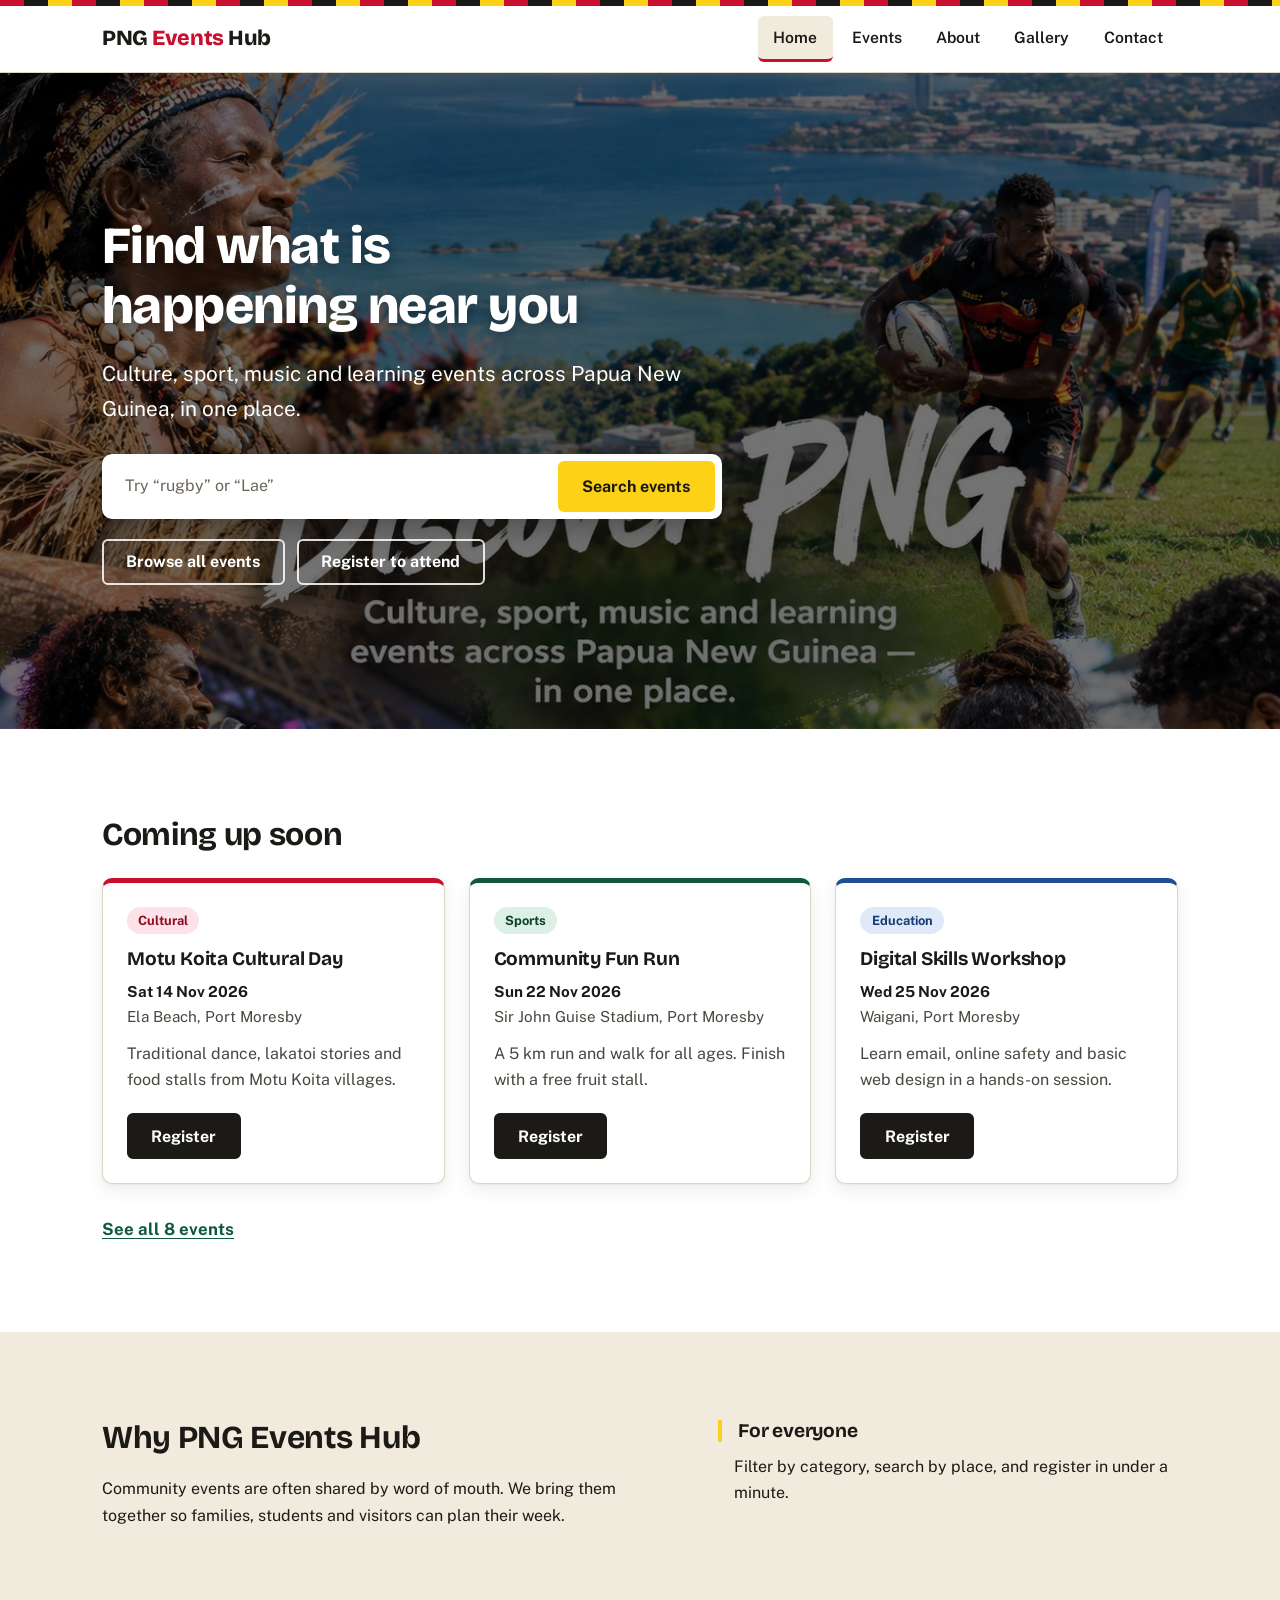
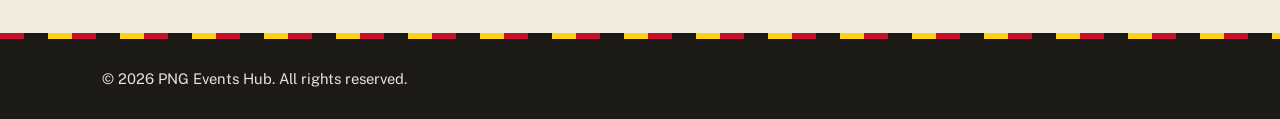
<file: index.html>
<!DOCTYPE html>
<html lang="en">
<head>
    <meta charset="UTF-8">
    <meta name="viewport" content="width=device-width, initial-scale=1.0">
    <meta name="description" content="Discover cultural, sports, music and education events across Papua New Guinea.">
    <title>Home | PNG Events Hub</title>
    <link rel="preconnect" href="https://fonts.googleapis.com">
    <link rel="preconnect" href="https://fonts.gstatic.com" crossorigin>
    <link href="https://fonts.googleapis.com/css2?family=Bricolage+Grotesque:wght@600;700;800&family=Public+Sans:wght@400;600;700&display=swap" rel="stylesheet">
    <link rel="stylesheet" href="css/style.css">
    <link rel="stylesheet" href="css/index.css">
    <style>
        /* Hero background image with dark overlay for text readability */
        .hero {
            background-image: linear-gradient(rgba(0, 0, 0, 0.55), rgba(0, 0, 0, 0.55)), url("images/img1.jpg");
            background-size: cover;
            background-position: center;
            background-repeat: no-repeat;
            color: #fff;
        }
        .hero h1,
        .hero p {
            color: #fff;
        }
    </style>
</head>
<body>
    <a class="skip-link" href="#main">Skip to main content</a>

    <!-- HEADER -->
    <header class="site-header">
        <div class="weave" aria-hidden="true"></div>
        <div class="container header-inner">
            <a href="index.html" class="brand">
                PNG <span>Events</span> Hub
            </a>
            <nav aria-label="Main navigation">
                <button class="nav-toggle" type="button" aria-expanded="false" aria-controls="nav-list">Menu</button>
                <ul class="nav-list" id="nav-list">
                    <li>
                        <a href="index.html" aria-current="page">Home</a>
                    </li>
                    <li>
                        <a href="events.html">Events</a>
                    </li>
                    <li>
                        <a href="about.html">About</a>
                    </li>
                    <li>
                        <a href="gallery.html">Gallery</a>
                    </li>
                    <li>
                        <a href="contact.html">Contact</a>
                    </li>
                </ul>
            </nav>
        </div>
    </header>

    <!-- MAIN CONTENT -->
    <main id="main">
        <section class="hero">
            <div class="container">
                <h1>Find what is happening near you</h1>
                <p>Culture, sport, music and learning events across Papua New Guinea, in one place.</p>
                <form class="hero-search" id="hero-search" role="search">
                    <label class="visually-hidden" for="hero-q">Search events</label>
                    <input type="search" id="hero-q" name="q" placeholder="Try &ldquo;rugby&rdquo; or &ldquo;Lae&rdquo;">
                    <button class="btn btn--primary" type="submit">Search events</button>
                </form>
                <div class="hero-actions">
                    <a class="btn btn--ghost" href="events.html">Browse all events</a>
                    <a class="btn btn--ghost" href="contact.html">Register to attend</a>
                </div>
            </div>
        </section>

        <section class="section" aria-labelledby="featured-title">
            <div class="container">
                <h2 id="featured-title">Coming up soon</h2>
                <div class="event-grid">
                    <article class="event-card" data-category="Cultural">
                        <span class="tag">Cultural</span>
                        <h3>Motu Koita Cultural Day</h3>
                        <p class="event-meta"><strong>Sat 14 Nov 2026</strong><br>Ela Beach, Port Moresby</p>
                        <p class="desc">Traditional dance, lakatoi stories and food stalls from Motu Koita villages.</p>
                        <a class="btn btn--dark" href="contact.html">Register<span class="visually-hidden"> for Motu Koita Cultural Day</span></a>
                    </article>
                    <article class="event-card" data-category="Sports">
                        <span class="tag">Sports</span>
                        <h3>Community Fun Run</h3>
                        <p class="event-meta"><strong>Sun 22 Nov 2026</strong><br>Sir John Guise Stadium, Port Moresby</p>
                        <p class="desc">A 5 km run and walk for all ages. Finish with a free fruit stall.</p>
                        <a class="btn btn--dark" href="contact.html">Register<span class="visually-hidden"> for Community Fun Run</span></a>
                    </article>
                    <article class="event-card" data-category="Education">
                        <span class="tag">Education</span>
                        <h3>Digital Skills Workshop</h3>
                        <p class="event-meta"><strong>Wed 25 Nov 2026</strong><br>Waigani, Port Moresby</p>
                        <p class="desc">Learn email, online safety and basic web design in a hands-on session.</p>
                        <a class="btn btn--dark" href="contact.html">Register<span class="visually-hidden"> for Digital Skills Workshop</span></a>
                    </article>
                </div>
                <p class="see-all"><a href="events.html">See all 8 events</a></p>
            </div>
        </section>

        <section class="section section--sand" aria-labelledby="why-title">
            <div class="container about-grid">
                <div>
                    <h2 id="why-title">Why PNG Events Hub</h2>
                    <p>Community events are often shared by word of mouth. We bring them together so families, students and visitors can plan their week.</p>
                </div>
                <div>
                    <h3>For everyone</h3>
                    <p>Filter by category, search by place, and register in under a minute.</p>
                </div>
            </div>
        </section>
    </main>

    <!-- FOOTER -->
    <footer class="site-footer">
        <div class="weave" aria-hidden="true"></div>
        <div class="container">
            <p>
                &copy; 2026 PNG Events Hub. All rights reserved.
            </p>
        </div>
    </footer>

    <script src="js/index.js"></script>

</body>

</html>
</file>
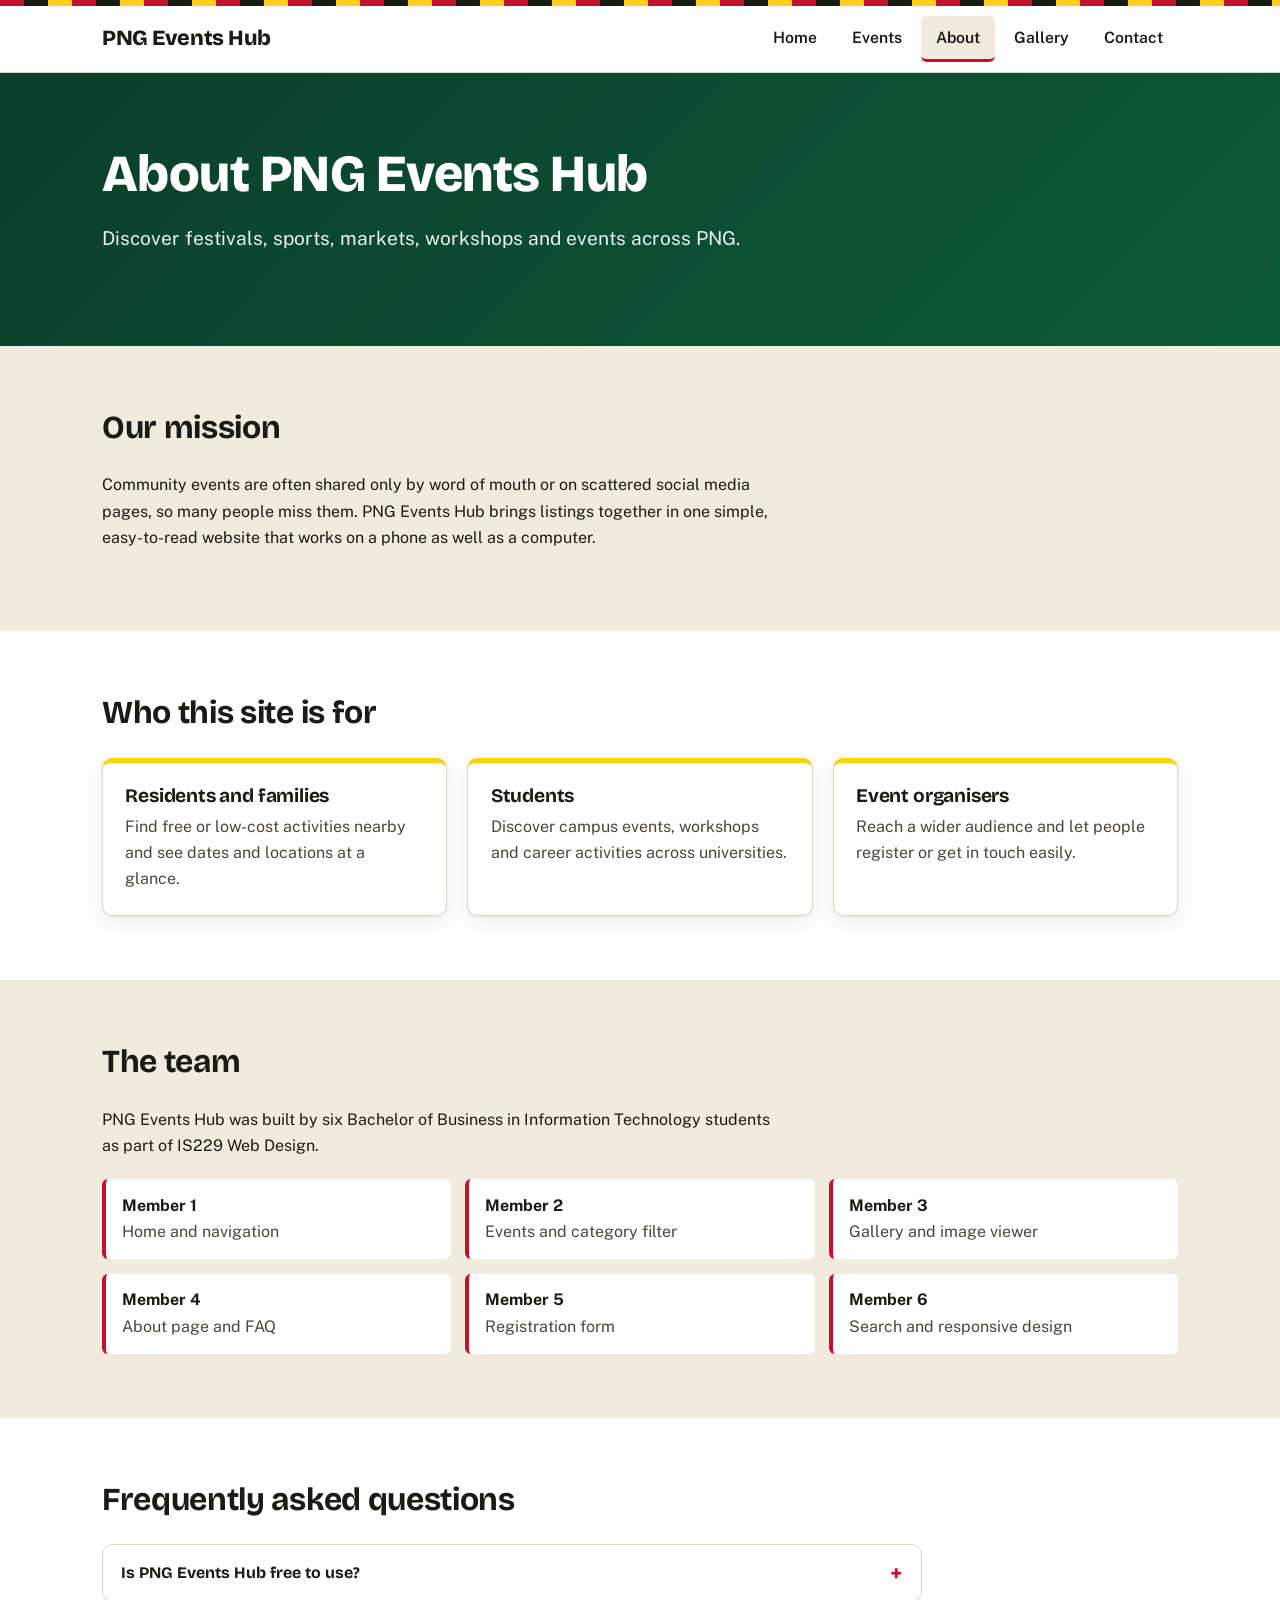
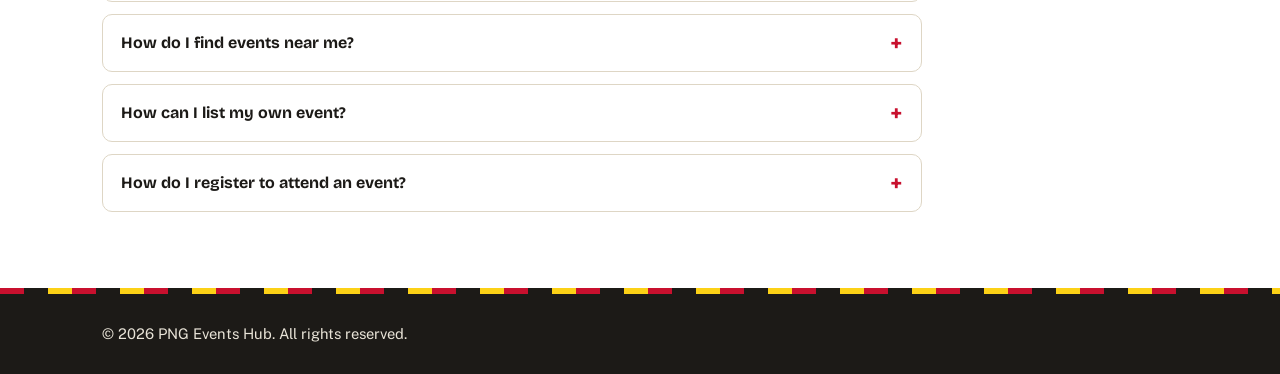
<file: about.html>
<!DOCTYPE html>
<html lang="en">

<head>
    <meta charset="UTF-8">
    <meta name="viewport" content="width=device-width, initial-scale=1.0">
    <meta name="description" content="About PNG Events Hub: our mission, who we serve, the team behind the site and answers to common questions.">
    <title>About | PNG Events Hub</title>
    <link rel="stylesheet" href="css/style.css">
    <link rel="stylesheet" href="css/about.css">
</head>

<body>

    <!-- HEADER -->
    <header>
        <div class="container">
            <a href="index.html" class="logo">PNG Events Hub</a>
            <nav aria-label="Main navigation">
                <ul>
                    <li><a href="index.html">Home</a></li>
                    <li><a href="events.html">Events</a></li>
                    <li><a href="about.html" aria-current="page">About</a></li>
                    <li><a href="gallery.html">Gallery</a></li>
                    <li><a href="contact.html">Contact</a></li>
                </ul>
            </nav>
        </div>
    </header>

    <!-- MAIN CONTENT -->
    <main>

        <section class="about-intro" aria-labelledby="about-title">
            <div class="container">
                <h1 id="about-title">About PNG Events Hub</h1>
                <p class="about-lead">
                 Discover festivals, sports, markets, workshops and events across PNG.
                </p>
            </div>
        </section>

        <section class="about-section" aria-labelledby="mission-title">
            <div class="container">
                <h2 id="mission-title">Our mission</h2>
                <p>
                    Community events are often shared only by word of mouth or on scattered social
                    media pages, so many people miss them. PNG Events Hub brings listings together
                    in one simple, easy-to-read website that works on a phone as well as a computer.
                </p>
            </div>
        </section>

        <section class="about-section" aria-labelledby="audience-title">
            <div class="container">
                <h2 id="audience-title">Who this site is for</h2>
                <div class="about-grid">
                    <article class="about-card">
                        <h3>Residents and families</h3>
                        <p>Find free or low-cost activities nearby and see dates and locations at a glance.</p>
                    </article>
                    <article class="about-card">
                        <h3>Students</h3>
                        <p>Discover campus events, workshops and career activities across universities.</p>
                    </article>
                    <article class="about-card">
                        <h3>Event organisers</h3>
                        <p>Reach a wider audience and let people register or get in touch easily.</p>
                    </article>
                </div>
            </div>
        </section>

        <section class="about-section" aria-labelledby="team-title">
            <div class="container">
                <h2 id="team-title">The team</h2>
                <p>
                    PNG Events Hub was built by six Bachelor of Business in Information Technology
                    students as part of IS229 Web Design.
                </p>
                <ul class="about-team">
                    <!-- Replace with real names and roles -->
                    <li><strong>Member 1</strong> Home and navigation</li>
                    <li><strong>Member 2</strong> Events and category filter</li>
                    <li><strong>Member 3</strong> Gallery and image viewer</li>
                    <li><strong>Member 4</strong> About page and FAQ</li>
                    <li><strong>Member 5</strong> Registration form</li>
                    <li><strong>Member 6</strong> Search and responsive design</li>
                </ul>
            </div>
        </section>

        <section class="about-section" aria-labelledby="faq-title">
            <div class="container">
                <h2 id="faq-title">Frequently asked questions</h2>

                <div class="faq">

                    <div class="faq-item">
                        <h3>
                            <button class="faq-question" type="button" aria-expanded="false" aria-controls="faq-1">
                                Is PNG Events Hub free to use?
                            </button>
                        </h3>
                        <div class="faq-answer" id="faq-1" hidden>
                            <p>Yes. Browsing and searching events costs nothing. Individual events may charge their own entry fees, which are shown in the listing.</p>
                        </div>
                    </div>

                    <div class="faq-item">
                        <h3>
                            <button class="faq-question" type="button" aria-expanded="false" aria-controls="faq-2">
                                How do I find events near me?
                            </button>
                        </h3>
                        <div class="faq-answer" id="faq-2" hidden>
                            <p>Go to the <a href="events.html">Events page</a>, then use the category buttons or the search box to narrow the list by type, keyword or location.</p>
                        </div>
                    </div>

                    <div class="faq-item">
                        <h3>
                            <button class="faq-question" type="button" aria-expanded="false" aria-controls="faq-3">
                                How can I list my own event?
                            </button>
                        </h3>
                        <div class="faq-answer" id="faq-3" hidden>
                            <p>Fill in the form on the <a href="contact.html">Contact page</a> with your event name, date, location and contact details, and we will get back to you.</p>
                        </div>
                    </div>

                    <div class="faq-item">
                        <h3>
                            <button class="faq-question" type="button" aria-expanded="false" aria-controls="faq-4">
                                How do I register to attend an event?
                            </button>
                        </h3>
                        <div class="faq-answer" id="faq-4" hidden>
                            <p>Use the registration form on the <a href="contact.html">Contact page</a>. Enter your details and the number of attendees, and you will see a confirmation message when it is sent.</p>
                        </div>
                    </div>

                </div>
            </div>
        </section>

    </main>

    <!-- FOOTER -->
    <footer>
        <div class="container">
            <p>&copy; 2026 PNG Events Hub. All rights reserved.</p>
        </div>
    </footer>

    <script src="js/about.js" defer></script>
</body>

</html>
</file>
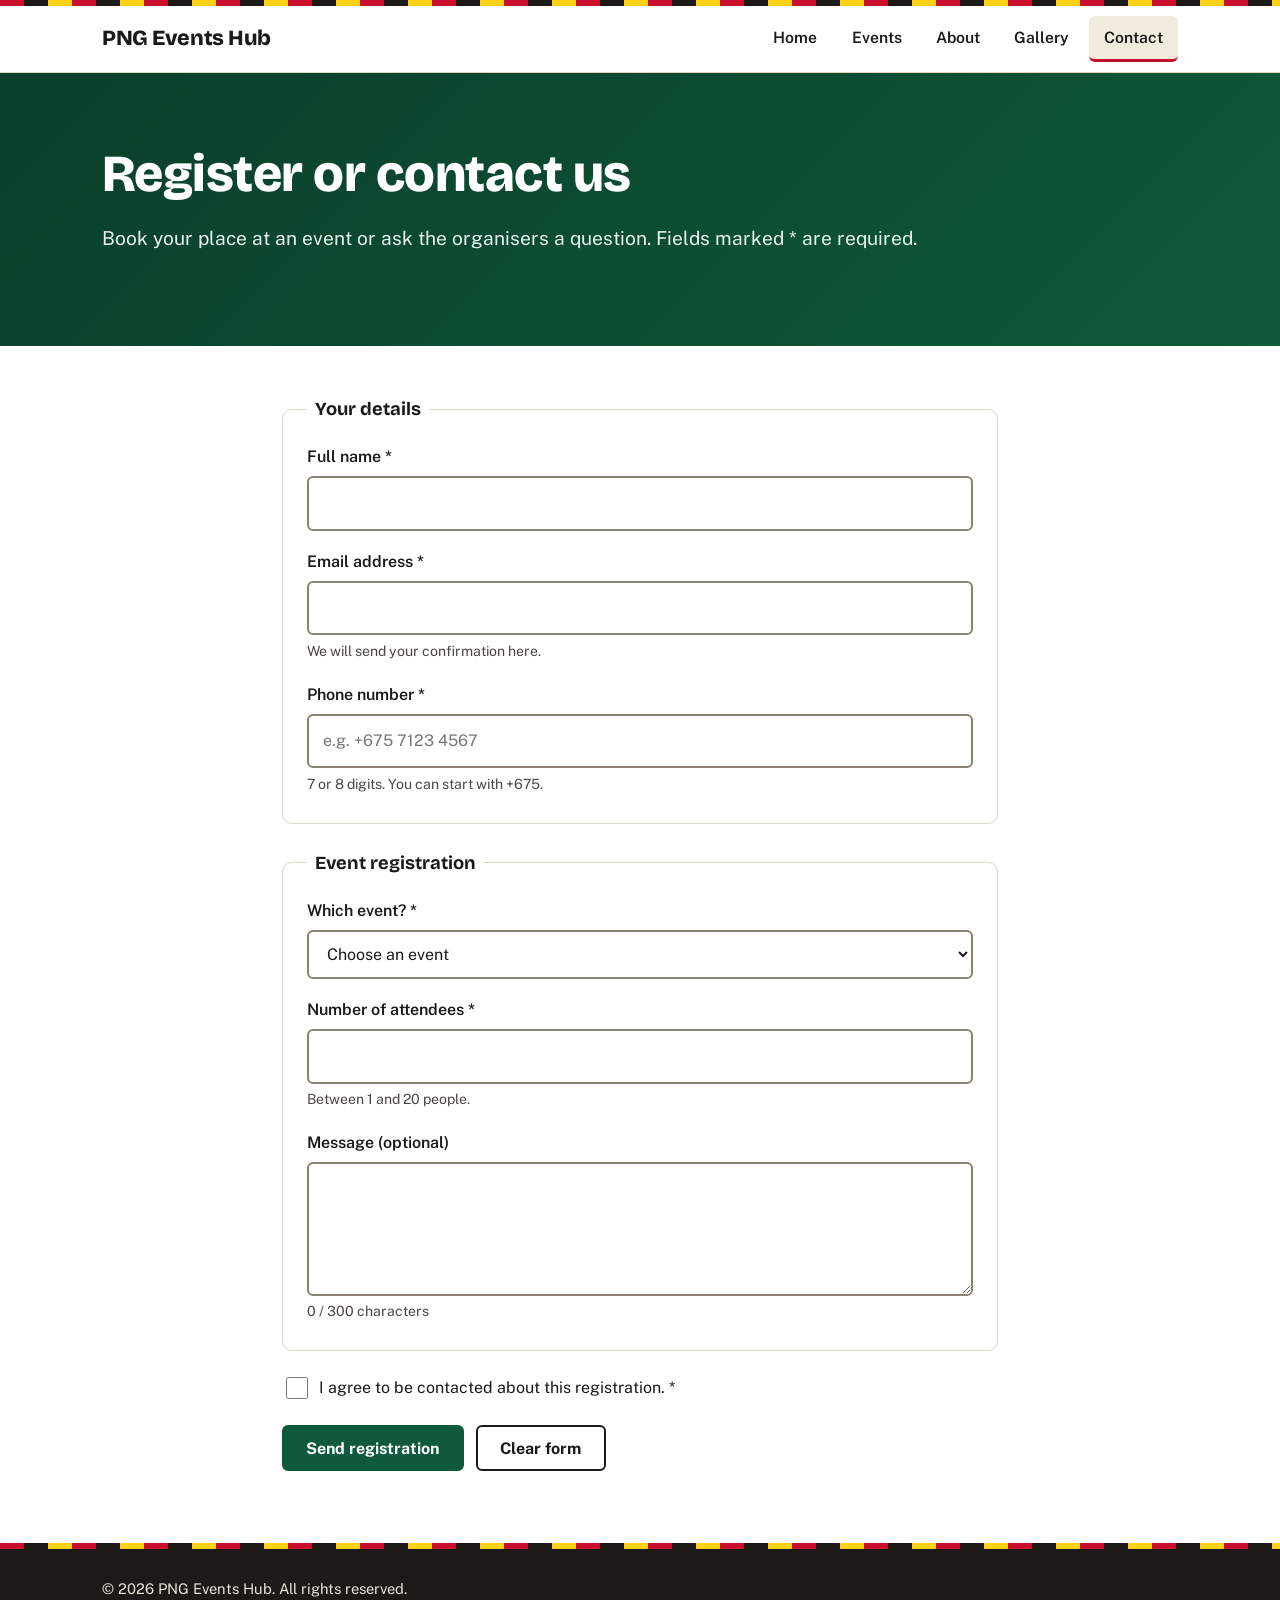
<file: contact.html>
<!DOCTYPE html>
<html lang="en">

<head>
    <meta charset="UTF-8">
    <meta name="viewport" content="width=device-width, initial-scale=1.0">

    <meta name="description" content="Register for a PNG Events Hub event or send the organisers a message.">

    <title>Contact and Register | PNG Events Hub</title>

    <link rel="stylesheet" href="css/style.css">
    <link rel="stylesheet" href="css/contact.css">
</head>

<body>

    <a class="skip-link" href="#main">Skip to main content</a>

    <!-- HEADER -->
    <header>

        <div class="container">

            <a href="index.html" class="logo">
                PNG Events Hub
            </a>

            <nav aria-label="Main navigation">

                <ul>
                    <li>
                        <a href="index.html">Home</a>
                    </li>

                    <li>
                        <a href="events.html">Events</a>
                    </li>

                    <li>
                        <a href="about.html">About</a>
                    </li>

                    <li>
                        <a href="gallery.html">Gallery</a>
                    </li>

                    <li>
                        <a href="contact.html" aria-current="page">Contact</a>
                    </li>
                </ul>

            </nav>

        </div>

    </header>


    <!-- MAIN CONTENT -->
    <main id="main">

        <section class="form-intro">
            <h1>Register or contact us</h1>
            <p>Book your place at an event or ask the organisers a question. Fields marked <span aria-hidden="true">*</span><span class="visually-hidden">with an asterisk</span> are required.</p>
        </section>

        <section class="form-section" aria-labelledby="form-heading">
            <h2 id="form-heading" class="visually-hidden">Registration form</h2>

            <!-- Feedback area: announced by screen readers when its text changes -->
            <div id="form-status" class="form-status" role="status" aria-live="polite" tabindex="-1"></div>

            <form id="registration-form" action="#" method="post" novalidate>

                <fieldset>
                    <legend>Your details</legend>

                    <div class="form-group">
                        <label for="fullname">Full name *</label>
                        <input type="text" id="fullname" name="fullname" required minlength="2"
                               autocomplete="name" aria-describedby="fullname-error">
                        <span class="error-message" id="fullname-error"></span>
                    </div>

                    <div class="form-group">
                        <label for="email">Email address *</label>
                        <input type="email" id="email" name="email" required
                               autocomplete="email" aria-describedby="email-hint email-error">
                        <span class="hint" id="email-hint">We will send your confirmation here.</span>
                        <span class="error-message" id="email-error"></span>
                    </div>

                    <div class="form-group">
                        <label for="phone">Phone number *</label>
                        <input type="tel" id="phone" name="phone" required
                               autocomplete="tel" placeholder="e.g. +675 7123 4567"
                               aria-describedby="phone-hint phone-error">
                        <span class="hint" id="phone-hint">7 or 8 digits. You can start with +675.</span>
                        <span class="error-message" id="phone-error"></span>
                    </div>
                </fieldset>

                <fieldset>
                    <legend>Event registration</legend>

                    <div class="form-group">
                        <label for="event">Which event? *</label>
                        <select id="event" name="event" required aria-describedby="event-error">
                            <option value="">Choose an event</option>

                            <optgroup label="Cultural">
                                <option value="png-cultural-festival">PNG Cultural Festival (15 Oct 2026, Lae)</option>
                                <option value="bilum-craft-fair">Highlands Bilum and Craft Fair (7 Nov 2026, Goroka)</option>
                                <option value="motu-koitabu-gathering">Motu-Koitabu Heritage Gathering (14 Nov 2026, Port Moresby)</option>
                                <option value="sepik-arts-showcase">Sepik River Arts Showcase (21 Nov 2026, Wewak)</option>
                            </optgroup>

                            <optgroup label="Education">
                                <option value="technology-expo">Technology Expo (22 Oct 2026, Lae)</option>
                                <option value="gardening-workshop">Community Gardening Workshop (5 Nov 2026, Madang)</option>
                                <option value="first-aid-workshop">First Aid Skills Workshop (19 Nov 2026, Kokopo)</option>
                                <option value="money-skills-seminar">Youth Money Skills Seminar (28 Nov 2026, Mount Hagen)</option>
                            </optgroup>

                            <optgroup label="Sports">
                                <option value="community-sports-day">Community Sports Day (30 Oct 2026, Lae)</option>
                                <option value="fun-run">Lae Community Fun Run (8 Nov 2026, Lae)</option>
                                <option value="volleyball-challenge">Coastal Volleyball Challenge (15 Nov 2026, Kokopo)</option>
                                <option value="mountain-bike-ride">Highlands Mountain Bike Ride (29 Nov 2026, Mount Hagen)</option>
                            </optgroup>

                            <optgroup label="Music">
                                <option value="moresby-live-concert">Port Moresby Live Concert (12 Nov 2026, Port Moresby)</option>
                                <option value="acoustic-sounds">Acoustic Sounds by the Bay (6 Nov 2026, Madang)</option>
                                <option value="island-choirs">Island Choirs Festival (20 Nov 2026, Kokopo)</option>
                                <option value="highlands-rhythms">Rhythms of the Highlands (5 Dec 2026, Goroka)</option>
                            </optgroup>

                            <optgroup label="Other">
                                <option value="general">General enquiry (no event)</option>
                            </optgroup>
                        </select>
                        <span class="error-message" id="event-error"></span>
                    </div>

                    <div class="form-group">
                        <label for="attendees">Number of attendees *</label>
                        <input type="number" id="attendees" name="attendees" required
                               min="1" max="20" step="1" inputmode="numeric"
                               aria-describedby="attendees-hint attendees-error">
                        <span class="hint" id="attendees-hint">Between 1 and 20 people.</span>
                        <span class="error-message" id="attendees-error"></span>
                    </div>

                    <div class="form-group">
                        <label for="message">Message (optional)</label>
                        <textarea id="message" name="message" rows="4" maxlength="300"
                                  aria-describedby="message-count"></textarea>
                        <span class="hint" id="message-count">0 / 300 characters</span>
                    </div>
                </fieldset>

                <div class="form-group checkbox-group">
                    <input type="checkbox" id="consent" name="consent" required
                           aria-describedby="consent-error">
                    <label for="consent">I agree to be contacted about this registration. *</label>
                    <span class="error-message" id="consent-error"></span>
                </div>

                <div class="form-actions">
                    <button type="submit" class="btn">Send registration</button>
                    <button type="reset" class="btn btn-secondary">Clear form</button>
                </div>
            </form>
        </section>

    </main>


    <!-- FOOTER -->
    <footer>

        <div class="container">

            <p>
                &copy; 2026 PNG Events Hub. All rights reserved.
            </p>

        </div>

    </footer>

    <!-- Member 5: form validation -->
    <script src="js/contact.js"></script>

</body>

</html>
</file>
<file: css/style.css>
/* =========================================================
   PNG Events Hub - SHARED styles (used by every page)
   Place in: css/style.css
   Covers: design tokens, base, header/nav, footer, buttons.
   Every page links this file FIRST, then its own page file
   (index.css, events.css, about.css, gallery.css, contact.css).
   ========================================================= */

@import url("https://fonts.googleapis.com/css2?family=Bricolage+Grotesque:wght@600;700;800&family=Public+Sans:wght@400;600;700&display=swap");

/* ---------- Design tokens ---------- */
:root {
    --ink: #1c1a17;
    --ink-soft: #4a463f;
    --paper: #ffffff;
    --sand: #f1ebdd;
    --line: #ded6c5;

    --red: #c8102e;     /* PNG flag red  */
    --gold: #fcd116;    /* PNG flag gold */
    --green: #0e5a3a;
    --green-deep: #0a3f29;
    --blue: #1d4f91;

    --radius: 10px;
    --radius-sm: 6px;
    --shadow: 0 1px 2px rgba(28, 26, 23, .06), 0 6px 18px rgba(28, 26, 23, .08);

    --font-head: "Bricolage Grotesque", "Segoe UI", system-ui, sans-serif;
    --font-body: "Public Sans", "Segoe UI", system-ui, -apple-system, sans-serif;

    --weave: repeating-linear-gradient(90deg,
        var(--red) 0 24px, var(--ink) 24px 48px, var(--gold) 48px 72px);
}

/* ---------- Reset / base ---------- */
*, *::before, *::after { box-sizing: border-box; }
[hidden] { display: none !important; }

html { scroll-behavior: smooth; -webkit-text-size-adjust: 100%; }

body {
    margin: 0;
    min-height: 100vh;
    display: flex;
    flex-direction: column;
    font-family: var(--font-body);
    font-size: 1rem;
    line-height: 1.65;
    color: var(--ink);
    background: var(--paper);
}
main { flex: 1 0 auto; }

img, video { max-width: 100%; height: auto; display: block; }

h1, h2, h3, h4 {
    font-family: var(--font-head);
    line-height: 1.15;
    margin: 0 0 .6em;
    letter-spacing: -.01em;
}
h1 { font-size: clamp(2rem, 5.5vw, 3.25rem); font-weight: 800; }
h2 { font-size: clamp(1.45rem, 3.5vw, 2rem); font-weight: 700; }
h3 { font-size: 1.2rem; font-weight: 700; }

p { margin: 0 0 1em; max-width: 68ch; }

a { color: var(--green); text-underline-offset: 3px; }
a:hover { color: var(--red); }

:focus-visible { outline: 3px solid var(--blue); outline-offset: 3px; border-radius: 3px; }

.container {
    width: 100%;
    max-width: 1140px;
    margin-inline: auto;
    padding-inline: clamp(1rem, 4vw, 2rem);
}

/* ---------- Accessibility helpers ---------- */
.visually-hidden {
    position: absolute !important;
    width: 1px; height: 1px;
    margin: -1px; padding: 0;
    overflow: hidden;
    clip: rect(0 0 0 0);
    white-space: nowrap;
    border: 0;
}
.skip-link {
    position: absolute; left: 1rem; top: -4rem; z-index: 200;
    padding: .7rem 1.1rem;
    background: var(--gold); color: var(--ink);
    font-weight: 700; border-radius: var(--radius-sm);
    transition: top .2s;
}
.skip-link:focus { top: 1rem; }

/* ---------- Woven flag-colour strip ---------- */
.weave { height: 6px; background: var(--weave); }
/* Pages that don't have a .weave div get the strip automatically */
header:not(.site-header)::before,
footer:not(.site-footer)::before {
    content: "";
    display: block;
    height: 6px;
    background: var(--weave);
}

/* ---------- Header + navigation (all pages) ---------- */
header {
    position: sticky;
    top: 0;
    z-index: 100;
    background: var(--paper);
    border-bottom: 1px solid var(--line);
    transition: box-shadow .25s;
}
header.is-scrolled { box-shadow: 0 4px 18px rgba(28, 26, 23, .1); }

header .container {
    display: flex;
    align-items: center;
    justify-content: space-between;
    gap: .5rem 1rem;
    min-height: 66px;
}

.logo, .brand {
    font-family: var(--font-head);
    font-weight: 800;
    font-size: 1.35rem;
    letter-spacing: -.02em;
    color: var(--ink);
    text-decoration: none;
    white-space: nowrap;
}
.brand span { color: var(--red); }
.logo:hover, .brand:hover { color: var(--ink); }

header nav { display: flex; align-items: center; }
header nav ul, .nav-list {
    display: flex;
    flex-wrap: wrap;
    gap: .25rem;
    list-style: none;
    margin: 0;
    padding: 0;
}
header nav a {
    display: block;
    padding: .55rem .95rem;
    color: var(--ink);
    font-weight: 600;
    font-size: .98rem;
    text-decoration: none;
    border-bottom: 3px solid transparent;
    border-radius: var(--radius-sm);
    transition: background .2s, border-color .2s;
}
header nav a:hover { background: var(--sand); color: var(--ink); }
header nav a[aria-current="page"],
header nav a.active { background: var(--sand); border-bottom-color: var(--red); }

.nav-toggle {
    display: none;
    font: inherit;
    font-weight: 700;
    padding: .5rem 1rem;
    color: var(--ink);
    background: var(--paper);
    border: 2px solid var(--ink);
    border-radius: var(--radius-sm);
    cursor: pointer;
}
.nav-toggle[aria-expanded="true"] { background: var(--ink); color: #fff; }

/* ---------- Buttons ---------- */
.btn, .event-button {
    display: inline-flex;
    align-items: center;
    justify-content: center;
    min-height: 46px;                      /* comfortable touch target */
    padding: .65rem 1.4rem;
    font: inherit;
    font-weight: 700;
    line-height: 1.2;
    text-align: center;
    text-decoration: none;
    color: #fff;
    background: var(--green);
    border: 2px solid var(--green);
    border-radius: var(--radius-sm);
    cursor: pointer;
    transition: transform .15s, background .2s, color .2s, border-color .2s;
}
.btn:hover, .event-button:hover { background: var(--green-deep); border-color: var(--green-deep); color: #fff; }
.btn:active { transform: translateY(1px); }

.btn--primary { background: var(--gold); border-color: var(--gold); color: var(--ink); }
.btn--primary:hover { background: #ffe14d; border-color: #ffe14d; color: var(--ink); }

.btn--dark { background: var(--ink); border-color: var(--ink); color: #fff; }
.btn--dark:hover { background: var(--red); border-color: var(--red); color: #fff; }

.btn--ghost { background: transparent; border-color: rgba(255, 255, 255, .85); color: #fff; }
.btn--ghost:hover { background: #fff; border-color: #fff; color: var(--ink); }

.btn-secondary { background: transparent; color: var(--ink); border-color: var(--ink); }
.btn-secondary:hover { background: var(--ink); border-color: var(--ink); color: #fff; }

/* ---------- Footer ---------- */
footer {
    background: var(--ink);
    color: #e9e4d8;
    flex-shrink: 0;
}
footer .container { padding-block: 1.75rem; }
footer p { margin: 0; font-size: .92rem; max-width: none; }
footer a { color: var(--gold); }

/* =========================================================
   RESPONSIVE
   ========================================================= */

/* Tablet and below */
@media (max-width: 768px) {
    /* Pages without a Menu button: logo on top, links wrap neatly below */
    header .container { flex-wrap: wrap; justify-content: center; padding-block: .6rem; }
    header nav { width: 100%; justify-content: center; }
    header nav ul, header nav { gap: .15rem; }
    header nav a { padding: .5rem .7rem; font-size: .92rem; }

    /* Home page: collapsible Menu (only once index.js has run) */
    header.js-ready .container { flex-wrap: nowrap; justify-content: space-between; padding-block: 0; }
    header.js-ready nav { width: auto; }
    header.js-ready .nav-toggle { display: inline-block; }
    header.js-ready .nav-list {
        display: none;
        position: absolute;
        top: 100%; left: 0; right: 0;
        flex-direction: column;
        flex-wrap: nowrap;
        gap: 0;
        padding: .5rem clamp(1rem, 4vw, 2rem) 1rem;
        background: var(--paper);
        border-bottom: 1px solid var(--line);
        box-shadow: 0 14px 20px rgba(28, 26, 23, .12);
    }
    header.js-ready .nav-list.is-open { display: flex; }
    header.js-ready nav a {
        padding: .85rem .5rem;
        font-size: 1rem;
        border-radius: 0;
        border-bottom: 1px solid var(--line);
    }
}

/* Phones */
@media (max-width: 480px) {
    .logo, .brand { font-size: 1.2rem; }
}

/* ---------- Reduced motion ---------- */
@media (prefers-reduced-motion: reduce) {
    *, *::before, *::after {
        transition-duration: .01ms !important;
        animation-duration: .01ms !important;
        scroll-behavior: auto !important;
    }
}
</file>
<file: css/index.css>
/* =========================================================
   PNG Events Hub - HOME page only
   Place in: css/index.css
   (hero background image is set inside index.html)
   ========================================================= */

/* ---------- Page sections ---------- */
.section { padding-block: clamp(3rem, 8vw, 5.5rem); }
.section--sand { background: var(--sand); }

/* ---------- Hero ---------- */
.hero {
    background-color: var(--ink);          /* fallback if image fails */
    padding-block: clamp(4rem, 14vw, 9rem);
    min-height: min(80vh, 640px);
    display: flex;
    align-items: center;
}
.hero .container { width: 100%; }
.hero h1 { max-width: 16ch; margin-bottom: .4em; text-shadow: 0 2px 14px rgba(0, 0, 0, .35); }
.hero p { font-size: clamp(1.05rem, 2.4vw, 1.3rem); max-width: 46ch; margin-bottom: 1.75rem; }

.hero-search {
    display: flex;
    gap: .5rem;
    max-width: 620px;
    padding: .45rem;
    background: #fff;
    border-radius: var(--radius);
    box-shadow: 0 10px 30px rgba(0, 0, 0, .3);
}
.hero-search input {
    flex: 1 1 auto;
    min-width: 0;
    padding: .75rem 1rem;
    font: inherit;
    color: var(--ink);
    background: transparent;
    border: 0;
    border-radius: var(--radius-sm);
}
.hero-search input::placeholder { color: #6b665c; }
.hero-search input:focus-visible { outline: 3px solid var(--blue); outline-offset: 0; }
.hero-search .btn { flex: 0 0 auto; }
.hero-search.has-error { box-shadow: 0 0 0 3px var(--gold), 0 10px 30px rgba(0, 0, 0, .3); }

.hero-actions { display: flex; flex-wrap: wrap; gap: .75rem; margin-top: 1.25rem; }

/* ---------- "Coming up soon" cards ---------- */
.section > .container > h2 { margin-bottom: 1.5rem; }

.event-grid {
    display: grid;
    gap: 1.5rem;
    grid-template-columns: repeat(auto-fit, minmax(min(100%, 270px), 1fr));
}
.event-grid .event-card {
    --accent: var(--red);
    display: flex;
    flex-direction: column;
    align-items: flex-start;
    padding: 1.5rem;
    background: var(--paper);
    border: 1px solid var(--line);
    border-top: 5px solid var(--accent);
    border-radius: var(--radius);
    box-shadow: var(--shadow);
}
.event-grid .event-card h3 { margin-bottom: .5rem; }
.event-meta { margin-bottom: .75rem; font-size: .95rem; color: var(--ink-soft); }
.event-meta strong { color: var(--ink); }
.event-grid .desc { flex: 1 1 auto; margin-bottom: 1.25rem; color: var(--ink-soft); }

.event-grid .event-card[data-category="Cultural"]  { --accent: var(--red); }
.event-grid .event-card[data-category="Sports"]    { --accent: var(--green); }
.event-grid .event-card[data-category="Education"] { --accent: var(--blue); }
.event-grid .event-card[data-category="Music"]     { --accent: #7a3b8f; }

.tag {
    display: inline-block;
    margin-bottom: .9rem;
    padding: .2rem .7rem;
    font-size: .8rem;
    font-weight: 700;
    border-radius: 999px;
    background: var(--sand);
}
.event-card[data-category="Cultural"]  .tag { background: #fbe3e7; color: #8f0b21; }
.event-card[data-category="Sports"]    .tag { background: #dcf0e6; color: #0a4128; }
.event-card[data-category="Education"] .tag { background: #e0e9f7; color: #153d73; }
.event-card[data-category="Music"]     .tag { background: #efe2f4; color: #582b69; }

.see-all { margin: 2rem 0 0; font-weight: 700; }
.see-all a { font-size: 1.05rem; }

/* ---------- "Why" section (scoped so it doesn't affect the About page) ---------- */
.section--sand .about-grid {
    display: grid;
    gap: 2rem 4rem;
    grid-template-columns: 1.2fr 1fr;
    align-items: start;
}
.section--sand .about-grid h3 { padding-left: 1rem; border-left: 4px solid var(--gold); }
.section--sand .about-grid h3 + p { padding-left: 1rem; }

/* ---------- One entrance animation (hero only) ---------- */
@media (prefers-reduced-motion: no-preference) {
    .hero .container > * { animation: rise .6s ease both; }
    .hero .container > *:nth-child(2) { animation-delay: .08s; }
    .hero .container > *:nth-child(3) { animation-delay: .16s; }
    .hero .container > *:nth-child(4) { animation-delay: .24s; }
}
@keyframes rise { from { opacity: 0; transform: translateY(14px); } to { opacity: 1; transform: none; } }

/* ---------- Responsive ---------- */
@media (max-width: 900px) {
    .section--sand .about-grid { grid-template-columns: 1fr; gap: 1.5rem; }
}
@media (max-width: 600px) {
    .hero { min-height: 0; padding-block: 3.5rem 3rem; }
    .hero h1 { max-width: none; }

    .hero-search { flex-direction: column; padding: .6rem; }
    .hero-search input { padding: .85rem 1rem; border: 1px solid var(--line); }
    .hero-search .btn { width: 100%; }

    .hero-actions { flex-direction: column; }
    .hero-actions .btn { width: 100%; }

    .event-grid { grid-template-columns: 1fr; gap: 1.1rem; }
    .event-grid .event-card { padding: 1.25rem; }
    .event-grid .event-card .btn { width: 100%; }
}
</file>
<file: css/about.css>
/* =========================================================
   PNG Events Hub - ABOUT page only
   Place in: css/about.css
   Needs css/style.css to be linked first.
   ========================================================= */

.about-intro {
    background: linear-gradient(135deg, var(--green-deep), var(--green));
    color: #fff;
    padding-block: clamp(2.5rem, 7vw, 4.5rem);
}
.about-intro h1 { color: #fff; margin-bottom: .35em; }
.about-intro p { color: #eaf3ee; font-size: clamp(1rem, 2.2vw, 1.2rem); }

.about-lead { max-width: 60ch; }

.about-section { padding-block: clamp(2.25rem, 6vw, 4rem); }
.about-section:nth-of-type(even) { background: var(--sand); }
.about-section h2 { margin-bottom: .8em; }

.about-grid {
    display: grid;
    gap: 1.25rem;
    grid-template-columns: repeat(auto-fit, minmax(min(100%, 240px), 1fr));
}
.about-card {
    padding: 1.4rem;
    background: var(--paper);
    border: 1px solid var(--line);
    border-top: 5px solid var(--gold);
    border-radius: var(--radius);
    box-shadow: var(--shadow);
}
.about-card h3 { margin-bottom: .4rem; }
.about-card p { margin: 0; color: var(--ink-soft); }

.about-team {
    display: grid;
    gap: .9rem;
    grid-template-columns: repeat(auto-fit, minmax(min(100%, 260px), 1fr));
    list-style: none;
    margin: 1.25rem 0 0;
    padding: 0;
}
.about-team li {
    padding: .85rem 1rem;
    background: var(--paper);
    border-left: 4px solid var(--red);
    border-radius: var(--radius-sm);
    color: var(--ink-soft);
}
.about-team strong { display: block; color: var(--ink); }

/* FAQ accordion */
.faq { max-width: 820px; }
.faq-item {
    margin-bottom: .75rem;
    background: var(--paper);
    border: 1px solid var(--line);
    border-radius: var(--radius);
    overflow: hidden;
}
.faq-item h3 { margin: 0; font-size: 1rem; }
.faq-question {
    display: flex;
    align-items: center;
    justify-content: space-between;
    gap: 1rem;
    width: 100%;
    padding: 1rem 1.15rem;
    font: inherit;
    font-weight: 700;
    text-align: left;
    color: var(--ink);
    background: transparent;
    border: 0;
    cursor: pointer;
}
.faq-question:hover { background: var(--sand); }
.faq-question::after {
    content: "+";
    flex: 0 0 auto;
    font-size: 1.5rem;
    line-height: 1;
    color: var(--red);
}
.faq-question[aria-expanded="true"]::after { content: "\2212"; }
.faq-question[aria-expanded="true"] { background: var(--sand); }
.faq-answer { padding: .25rem 1.15rem 1rem; color: var(--ink-soft); }
.faq-answer p { margin: .6rem 0 0; }


/* ---------- Responsive ---------- */
@media (max-width: 480px) {
    .faq-question { padding: .9rem 1rem; }
}
</file>
<file: css/contact.css>
/* =========================================================
   PNG Events Hub - CONTACT / REGISTRATION page only
   Place in: css/contact.css
   Needs css/style.css to be linked first.
   ========================================================= */

.form-intro {
    background: linear-gradient(135deg, var(--green-deep), var(--green));
    color: #fff;
    padding-block: clamp(2.5rem, 7vw, 4.5rem);
}
.form-intro h1 { color: #fff; margin-bottom: .35em; }
.form-intro p { color: #eaf3ee; font-size: clamp(1rem, 2.2vw, 1.2rem); }

/* form-intro has no .container inside, so centre it ourselves */
.form-intro { padding-inline: max(1rem, calc((100% - 1140px) / 2 + 2rem)); }

.form-section {
    width: 100%;
    max-width: 780px;
    margin-inline: auto;
    padding: clamp(1.5rem, 5vw, 3rem) clamp(1rem, 4vw, 2rem) clamp(3rem, 8vw, 4.5rem);
}

.form-status {
    margin-bottom: 1.25rem;
    padding: 1rem 1.15rem;
    border-radius: var(--radius-sm);
    border: 2px solid transparent;
    font-weight: 600;
}
.form-status:empty { display: none; }
.form-status.is-success { background: #dcf0e6; border-color: var(--green); color: #0a3f29; }
.form-status.is-error   { background: #fbe3e7; border-color: var(--red);   color: #7a0a1d; }

fieldset {
    min-width: 0;                         /* stops overflow on small screens */
    margin: 0 0 1.5rem;
    padding: 1.25rem clamp(1rem, 3vw, 1.5rem) .5rem;
    background: var(--paper);
    border: 1px solid var(--line);
    border-radius: var(--radius);
}
legend {
    padding: 0 .5rem;
    font-family: var(--font-head);
    font-size: 1.15rem;
    font-weight: 700;
}

.form-group { margin-bottom: 1.15rem; }
.form-group label { display: block; margin-bottom: .35rem; font-weight: 600; }

input[type="text"], input[type="email"], input[type="tel"],
input[type="number"], select, textarea {
    display: block;
    width: 100%;
    padding: .75rem .9rem;
    font: inherit;
    font-size: 1rem;                      /* 16px+ stops iOS zooming on focus */
    color: var(--ink);
    background: var(--paper);
    border: 2px solid #8a8272;
    border-radius: var(--radius-sm);
}
textarea { resize: vertical; min-height: 110px; }
input:focus, select:focus, textarea:focus {
    border-color: var(--blue);
    outline: 3px solid rgba(29, 79, 145, .25);
    outline-offset: 0;
}
input[aria-invalid="true"], select[aria-invalid="true"], textarea[aria-invalid="true"] {
    border-color: var(--red);
    background: #fff6f7;
}

.hint { display: block; margin-top: .3rem; font-size: .88rem; color: var(--ink-soft); }
.error-message { display: block; margin-top: .3rem; font-size: .9rem; font-weight: 700; color: #a30d25; }
.error-message:empty { display: none; }

.checkbox-group {
    display: flex;
    flex-wrap: wrap;
    align-items: flex-start;
    gap: .25rem .7rem;
    padding: 0 .25rem;
}
.checkbox-group input[type="checkbox"] { flex: 0 0 auto; width: 22px; height: 22px; margin: .15rem 0 0; accent-color: var(--green); }
.checkbox-group label { flex: 1 1 0; min-width: 0; margin: 0; font-weight: 400; }
.checkbox-group .error-message { flex-basis: 100%; }

.form-actions { display: flex; flex-wrap: wrap; gap: .75rem; margin-top: 1.5rem; }


/* ---------- Responsive ---------- */
@media (max-width: 480px) {
    .form-actions .btn { width: 100%; }
}
</file>
